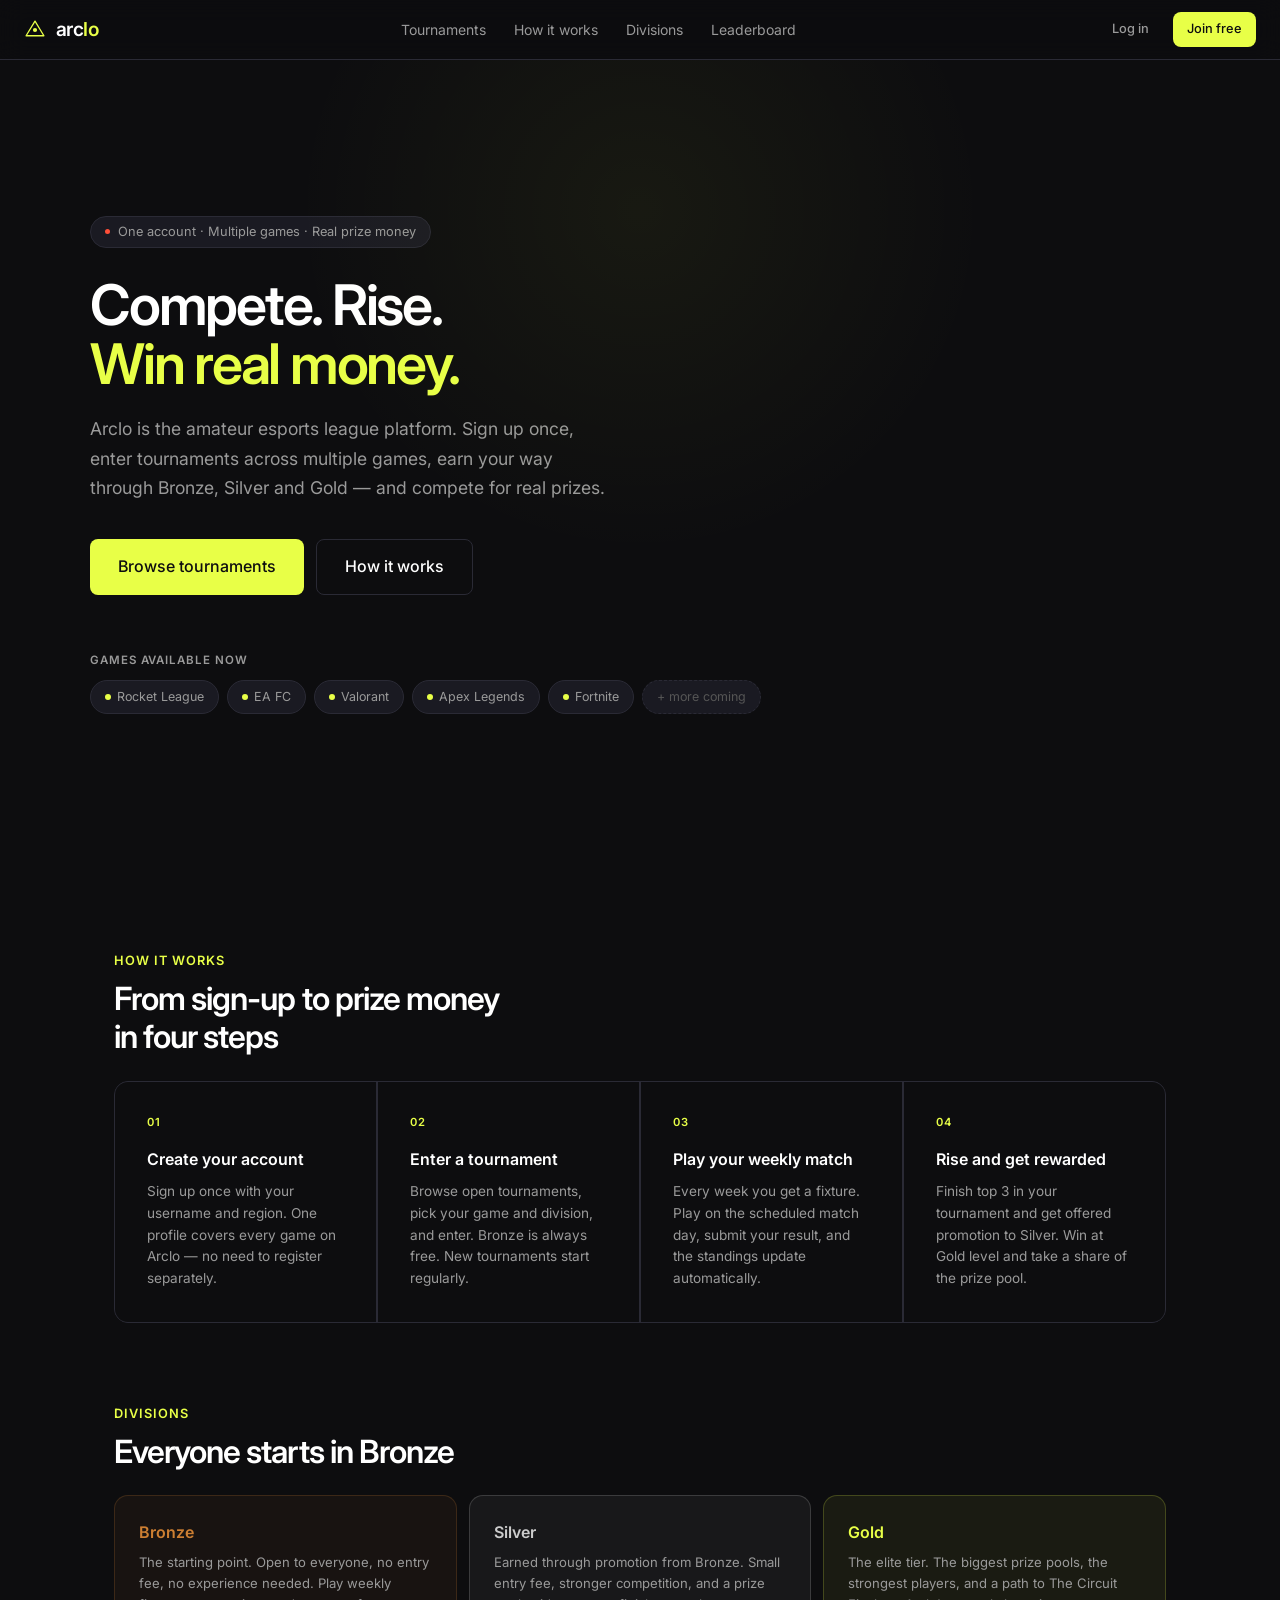
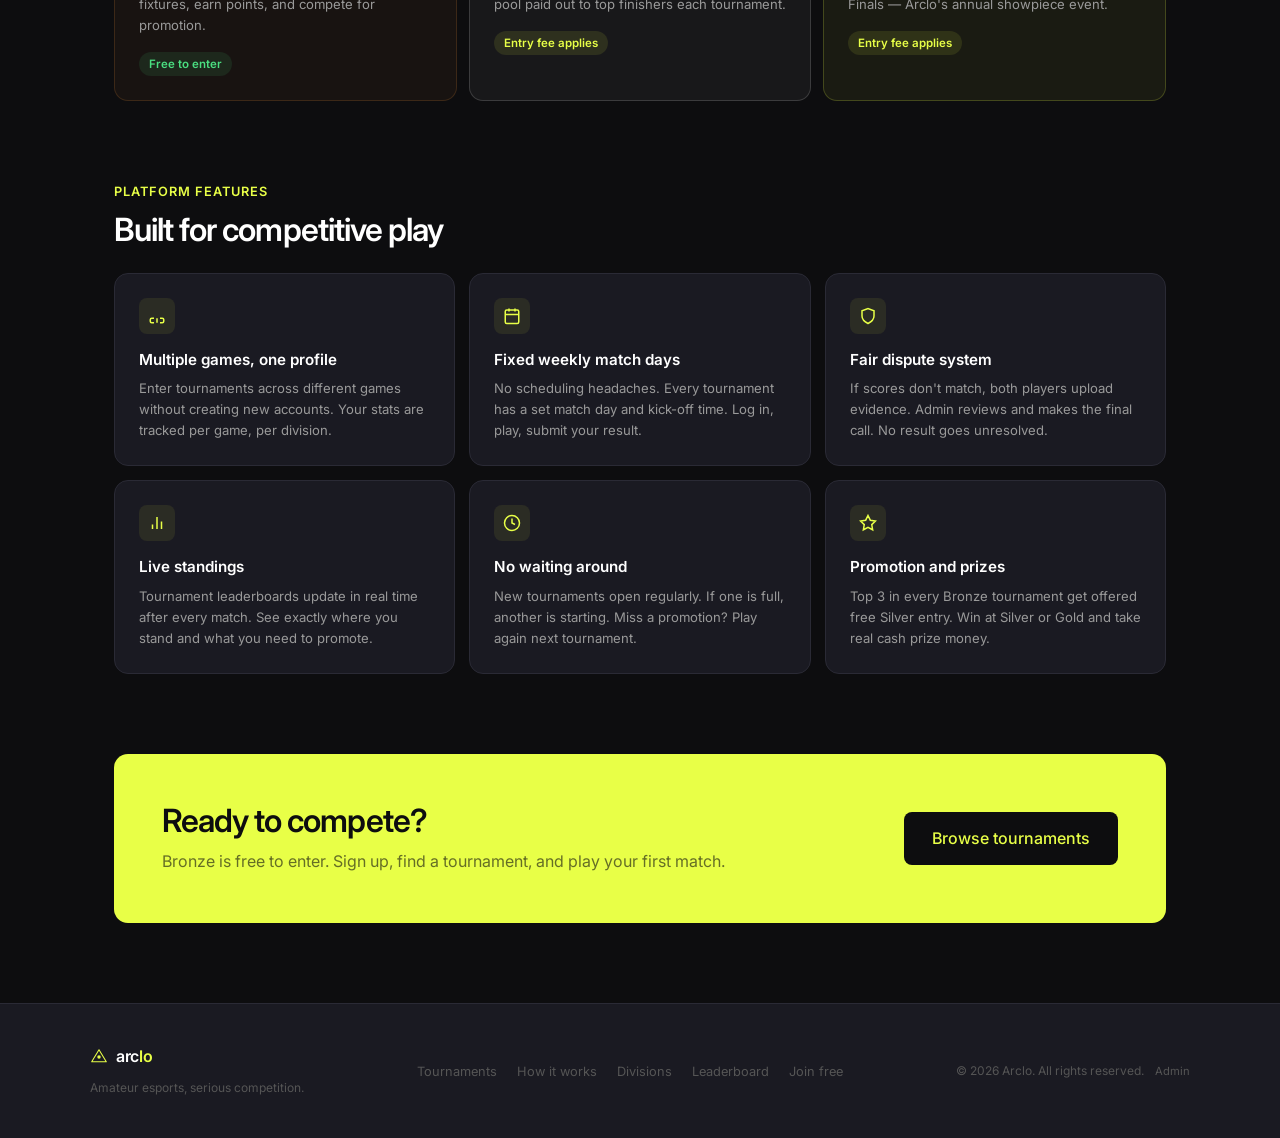
<file: index.html>
<!DOCTYPE html>
<html lang="en">
<head>
  <meta charset="UTF-8">
  <meta name="viewport" content="width=device-width, initial-scale=1.0">
  <title>Arclo — Amateur esports. Real prizes.</title>
  <meta name="description" content="One account. Multiple games. Compete in weekly tournaments, earn your way up the divisions, and win real prize money.">
  <link rel="preconnect" href="https://fonts.googleapis.com">
  <link href="https://fonts.googleapis.com/css2?family=Inter:wght@400;500;600&display=swap" rel="stylesheet">
  <link rel="stylesheet" href="css/style.css">
  <style>
    .hero { min-height: 90vh; display: flex; flex-direction: column; justify-content: center; padding: 80px 24px; position: relative; overflow: hidden; }
    .hero::before { content: ''; position: absolute; top: -200px; left: 50%; transform: translateX(-50%); width: 700px; height: 700px; border-radius: 50%; background: radial-gradient(circle, rgba(232,255,71,0.05) 0%, transparent 70%); pointer-events: none; }
    .hero-inner { max-width: 1100px; margin: 0 auto; width: 100%; }
    .hero-eyebrow { display: inline-flex; align-items: center; gap: 8px; background: var(--slate); border: 0.5px solid var(--slate-light); border-radius: 999px; padding: 5px 14px; margin-bottom: 28px; font-size: 0.8rem; color: var(--gray); }
    .hero h1 { color: #fff; margin-bottom: 20px; max-width: 680px; }
    .hero h1 .volt { color: var(--volt); }
    .hero-sub { font-size: 1.1rem; max-width: 520px; margin-bottom: 36px; color: var(--gray); line-height: 1.7; }
    .hero-btns { display: flex; gap: 12px; flex-wrap: wrap; margin-bottom: 56px; }
    .games-strip { display: flex; gap: 8px; flex-wrap: wrap; }
    .game-pill { display: inline-flex; align-items: center; gap: 6px; background: var(--slate); border: 0.5px solid var(--slate-light); border-radius: 999px; padding: 6px 14px; font-size: 0.78rem; color: var(--gray); }
    .game-pill-dot { width: 6px; height: 6px; border-radius: 50%; background: var(--volt); }
    .how-grid { display: grid; grid-template-columns: repeat(4, minmax(0,1fr)); gap: 2px; background: var(--slate-light); border: 0.5px solid var(--slate-light); border-radius: var(--radius-lg); overflow: hidden; }
    .how-item { background: var(--midnight); padding: 2rem; }
    .how-num { font-size: 0.7rem; font-weight: 600; color: var(--volt); letter-spacing: 0.1em; margin-bottom: 16px; }
    .how-title { font-size: 1rem; font-weight: 600; color: #fff; margin-bottom: 8px; }
    .how-desc { font-size: 0.85rem; color: var(--gray); line-height: 1.6; }
    .division-grid { display: grid; grid-template-columns: repeat(3, minmax(0,1fr)); gap: 12px; }
    .division-card { border-radius: var(--radius-lg); padding: 1.5rem; border: 0.5px solid var(--slate-light); }
    .division-card.bronze { background: rgba(205,127,50,0.06); border-color: rgba(205,127,50,0.2); }
    .division-card.silver { background: rgba(200,200,200,0.06); border-color: rgba(200,200,200,0.2); }
    .division-card.gold { background: rgba(232,255,71,0.06); border-color: rgba(232,255,71,0.2); }
    .division-name { font-size: 1rem; font-weight: 600; margin-bottom: 6px; }
    .division-name.bronze { color: #cd7f32; }
    .division-name.silver { color: #ccc; }
    .division-name.gold { color: var(--volt); }
    .division-desc { font-size: 0.82rem; color: var(--gray); line-height: 1.6; margin-bottom: 14px; }
    .division-entry { font-size: 0.72rem; font-weight: 600; padding: 3px 10px; border-radius: 999px; display: inline-block; }
    .entry-free { background: rgba(74,222,128,0.1); color: #4ade80; }
    .entry-paid { background: rgba(232,255,71,0.1); color: var(--volt); }
    .feature-grid { display: grid; grid-template-columns: repeat(3, minmax(0,1fr)); gap: 14px; }
    .feature-card { background: var(--slate); border: 0.5px solid var(--slate-light); border-radius: var(--radius-lg); padding: 1.5rem; }
    .feature-icon { width: 36px; height: 36px; border-radius: var(--radius); background: rgba(232,255,71,0.08); display: flex; align-items: center; justify-content: center; margin-bottom: 14px; }
    .feature-title { font-size: 0.95rem; font-weight: 600; color: #fff; margin-bottom: 6px; }
    .feature-desc { font-size: 0.82rem; color: var(--gray); line-height: 1.6; }
    .cta-band { background: var(--volt); border-radius: var(--radius-lg); padding: 48px; display: flex; align-items: center; justify-content: space-between; gap: 24px; flex-wrap: wrap; }
    .cta-band h2 { color: var(--midnight); }
    .cta-band p { color: rgba(13,13,15,0.6); }
    .btn-dark { background: var(--midnight); color: var(--volt); }
    .btn-dark:hover { background: #111; }
    @media (max-width: 768px) {
      .hero { min-height: auto; padding: 60px 24px; }
      .how-grid, .division-grid, .feature-grid { grid-template-columns: 1fr; }
      .cta-band { padding: 32px 24px; }
    }
  </style>
</head>
<body>

<nav>
  <div class="nav-logo">
    <div class="nav-logo-mark">
      <svg width="22" height="22" viewBox="0 0 42 42" fill="none">
        <polygon points="21,4 38,32 4,32" fill="none" stroke="#e8ff47" stroke-width="2.5" stroke-linejoin="round"/>
        <circle cx="21" cy="21" r="4" fill="#e8ff47"/>
      </svg>
    </div>
    <span class="nav-logo-text">arc<span>lo</span></span>
  </div>
  <ul class="nav-links">
    <li><a href="pages/tournaments.html">Tournaments</a></li>
    <li><a href="#how">How it works</a></li>
    <li><a href="#divisions">Divisions</a></li>
    <li><a href="pages/leaderboard.html">Leaderboard</a></li>
  </ul>
  <div class="nav-actions">
    <a href="pages/login.html" class="btn btn-ghost btn-sm">Log in</a>
    <a href="pages/signup.html" class="btn btn-primary btn-sm">Join free</a>
  </div>
</nav>

<section class="hero">
  <div class="hero-inner">
    <div class="hero-eyebrow">
      <div class="live-dot"></div>
      One account · Multiple games · Real prize money
    </div>
    <h1>Compete. Rise.<br><span class="volt">Win real money.</span></h1>
    <p class="hero-sub">Arclo is the amateur esports league platform. Sign up once, enter tournaments across multiple games, earn your way through Bronze, Silver and Gold — and compete for real prizes.</p>
    <div class="hero-btns">
      <a href="pages/tournaments.html" class="btn btn-primary btn-lg">Browse tournaments</a>
      <a href="#how" class="btn btn-secondary btn-lg">How it works</a>
    </div>
    <div>
      <p style="font-size:0.72rem;color:var(--gray);text-transform:uppercase;letter-spacing:0.08em;font-weight:600;margin-bottom:10px;">Games available now</p>
      <div class="games-strip">
        <span class="game-pill"><span class="game-pill-dot"></span>Rocket League</span>
        <span class="game-pill"><span class="game-pill-dot"></span>EA FC</span>
        <span class="game-pill"><span class="game-pill-dot"></span>Valorant</span>
        <span class="game-pill"><span class="game-pill-dot"></span>Apex Legends</span>
        <span class="game-pill"><span class="game-pill-dot"></span>Fortnite</span>
        <span class="game-pill" style="color:var(--gray-dim);border-style:dashed;">+ more coming</span>
      </div>
    </div>
  </div>
</section>

<section class="section" id="how">
  <div class="container">
    <p class="text-volt mb-1" style="font-size:0.8rem;font-weight:600;letter-spacing:0.08em;text-transform:uppercase;">How it works</p>
    <h2 style="color:#fff;" class="mb-3">From sign-up to prize money<br>in four steps</h2>
    <div class="how-grid">
      <div class="how-item">
        <div class="how-num">01</div>
        <div class="how-title">Create your account</div>
        <p class="how-desc">Sign up once with your username and region. One profile covers every game on Arclo — no need to register separately.</p>
      </div>
      <div class="how-item">
        <div class="how-num">02</div>
        <div class="how-title">Enter a tournament</div>
        <p class="how-desc">Browse open tournaments, pick your game and division, and enter. Bronze is always free. New tournaments start regularly.</p>
      </div>
      <div class="how-item">
        <div class="how-num">03</div>
        <div class="how-title">Play your weekly match</div>
        <p class="how-desc">Every week you get a fixture. Play on the scheduled match day, submit your result, and the standings update automatically.</p>
      </div>
      <div class="how-item">
        <div class="how-num">04</div>
        <div class="how-title">Rise and get rewarded</div>
        <p class="how-desc">Finish top 3 in your tournament and get offered promotion to Silver. Win at Gold level and take a share of the prize pool.</p>
      </div>
    </div>
  </div>
</section>

<section class="section" id="divisions" style="padding-top:0;">
  <div class="container">
    <p class="text-volt mb-1" style="font-size:0.8rem;font-weight:600;letter-spacing:0.08em;text-transform:uppercase;">Divisions</p>
    <h2 style="color:#fff;" class="mb-3">Everyone starts in Bronze</h2>
    <div class="division-grid">
      <div class="division-card bronze">
        <div class="division-name bronze">Bronze</div>
        <p class="division-desc">The starting point. Open to everyone, no entry fee, no experience needed. Play weekly fixtures, earn points, and compete for promotion.</p>
        <span class="division-entry entry-free">Free to enter</span>
      </div>
      <div class="division-card silver">
        <div class="division-name silver">Silver</div>
        <p class="division-desc">Earned through promotion from Bronze. Small entry fee, stronger competition, and a prize pool paid out to top finishers each tournament.</p>
        <span class="division-entry entry-paid">Entry fee applies</span>
      </div>
      <div class="division-card gold">
        <div class="division-name gold">Gold</div>
        <p class="division-desc">The elite tier. The biggest prize pools, the strongest players, and a path to The Circuit Finals — Arclo's annual showpiece event.</p>
        <span class="division-entry entry-paid">Entry fee applies</span>
      </div>
    </div>
  </div>
</section>

<section class="section" style="padding-top:0;">
  <div class="container">
    <p class="text-volt mb-1" style="font-size:0.8rem;font-weight:600;letter-spacing:0.08em;text-transform:uppercase;">Platform features</p>
    <h2 style="color:#fff;" class="mb-3">Built for competitive play</h2>
    <div class="feature-grid">
      <div class="feature-card">
        <div class="feature-icon">
          <svg width="18" height="18" viewBox="0 0 24 24" fill="none" stroke="#e8ff47" stroke-width="2"><path d="M8 21H5a2 2 0 0 1-2-2v-2a2 2 0 0 1 2-2h3"/><path d="M16 21h3a2 2 0 0 0 2-2v-2a2 2 0 0 0-2-2h-3"/><path d="M12 21v-6"/></svg>
        </div>
        <div class="feature-title">Multiple games, one profile</div>
        <p class="feature-desc">Enter tournaments across different games without creating new accounts. Your stats are tracked per game, per division.</p>
      </div>
      <div class="feature-card">
        <div class="feature-icon">
          <svg width="18" height="18" viewBox="0 0 24 24" fill="none" stroke="#e8ff47" stroke-width="2"><rect x="3" y="4" width="18" height="18" rx="2"/><line x1="16" y1="2" x2="16" y2="6"/><line x1="8" y1="2" x2="8" y2="6"/><line x1="3" y1="10" x2="21" y2="10"/></svg>
        </div>
        <div class="feature-title">Fixed weekly match days</div>
        <p class="feature-desc">No scheduling headaches. Every tournament has a set match day and kick-off time. Log in, play, submit your result.</p>
      </div>
      <div class="feature-card">
        <div class="feature-icon">
          <svg width="18" height="18" viewBox="0 0 24 24" fill="none" stroke="#e8ff47" stroke-width="2"><path d="M12 22s8-4 8-10V5l-8-3-8 3v7c0 6 8 10 8 10z"/></svg>
        </div>
        <div class="feature-title">Fair dispute system</div>
        <p class="feature-desc">If scores don't match, both players upload evidence. Admin reviews and makes the final call. No result goes unresolved.</p>
      </div>
      <div class="feature-card">
        <div class="feature-icon">
          <svg width="18" height="18" viewBox="0 0 24 24" fill="none" stroke="#e8ff47" stroke-width="2"><line x1="18" y1="20" x2="18" y2="10"/><line x1="12" y1="20" x2="12" y2="4"/><line x1="6" y1="20" x2="6" y2="14"/></svg>
        </div>
        <div class="feature-title">Live standings</div>
        <p class="feature-desc">Tournament leaderboards update in real time after every match. See exactly where you stand and what you need to promote.</p>
      </div>
      <div class="feature-card">
        <div class="feature-icon">
          <svg width="18" height="18" viewBox="0 0 24 24" fill="none" stroke="#e8ff47" stroke-width="2"><circle cx="12" cy="12" r="10"/><polyline points="12 6 12 12 16 14"/></svg>
        </div>
        <div class="feature-title">No waiting around</div>
        <p class="feature-desc">New tournaments open regularly. If one is full, another is starting. Miss a promotion? Play again next tournament.</p>
      </div>
      <div class="feature-card">
        <div class="feature-icon">
          <svg width="18" height="18" viewBox="0 0 24 24" fill="none" stroke="#e8ff47" stroke-width="2"><polygon points="12 2 15.09 8.26 22 9.27 17 14.14 18.18 21.02 12 17.77 5.82 21.02 7 14.14 2 9.27 8.91 8.26 12 2"/></svg>
        </div>
        <div class="feature-title">Promotion and prizes</div>
        <p class="feature-desc">Top 3 in every Bronze tournament get offered free Silver entry. Win at Silver or Gold and take real cash prize money.</p>
      </div>
    </div>
  </div>
</section>

<section class="section" style="padding-top:0;">
  <div class="container">
    <div class="cta-band">
      <div>
        <h2>Ready to compete?</h2>
        <p class="mt-1">Bronze is free to enter. Sign up, find a tournament, and play your first match.</p>
      </div>
      <a href="pages/tournaments.html" class="btn btn-dark btn-lg">Browse tournaments</a>
    </div>
  </div>
</section>

<footer>
  <div class="footer-inner">
    <div>
      <div style="display:flex;align-items:center;gap:8px;margin-bottom:8px;">
        <svg width="18" height="18" viewBox="0 0 42 42" fill="none"><polygon points="21,4 38,32 4,32" fill="none" stroke="#e8ff47" stroke-width="2.5" stroke-linejoin="round"/><circle cx="21" cy="21" r="4" fill="#e8ff47"/></svg>
        <span class="footer-logo-text">arc<span>lo</span></span>
      </div>
      <p class="footer-copy">Amateur esports, serious competition.</p>
    </div>
    <ul class="footer-links">
      <li><a href="pages/tournaments.html">Tournaments</a></li>
      <li><a href="#how">How it works</a></li>
      <li><a href="#divisions">Divisions</a></li>
      <li><a href="pages/leaderboard.html">Leaderboard</a></li>
      <li><a href="pages/signup.html">Join free</a></li>
    </ul>
    <p class="footer-copy">© 2026 Arclo. All rights reserved. <a href="admin/index.html" style="color:var(--gray-dim);font-size:0.7rem;margin-left:8px;">Admin</a></p>
  </div>
</footer>

</body>
</html>
</file>
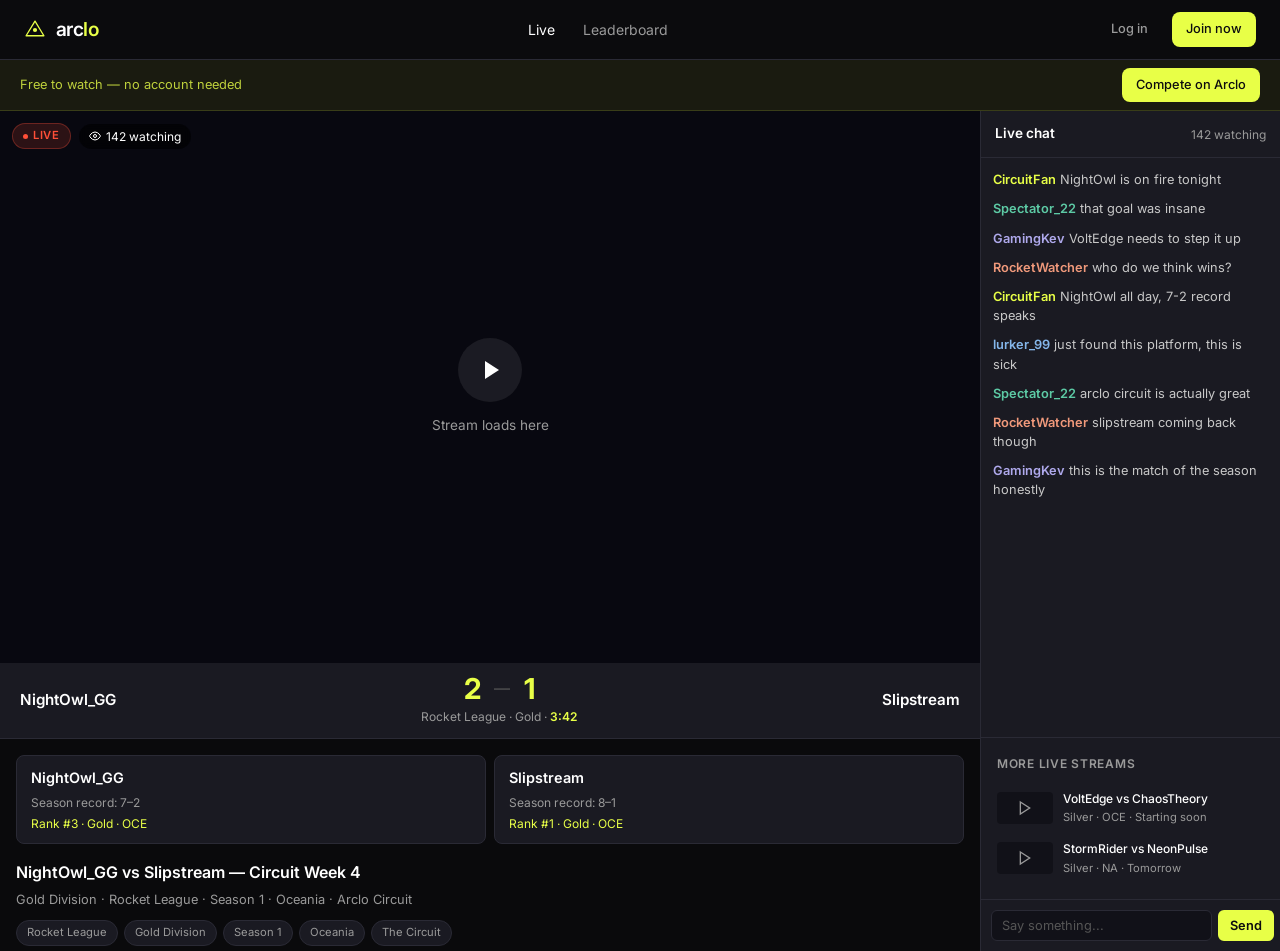
<file: pages/live.html>
<!DOCTYPE html>
<html lang="en">
<head>
  <meta charset="UTF-8">
  <meta name="viewport" content="width=device-width, initial-scale=1.0">
  <title>Live — NightOwl_GG vs Slipstream · Arclo</title>
  <link rel="preconnect" href="https://fonts.googleapis.com">
  <link href="https://fonts.googleapis.com/css2?family=Inter:wght@400;500;600&display=swap" rel="stylesheet">
  <link rel="stylesheet" href="../css/style.css">
  <style>
    body { background: #0a0a0c; }
    .stream-layout { display: grid; grid-template-columns: 1fr 300px; height: calc(100vh - 60px); overflow: hidden; }
    .stream-main { display: flex; flex-direction: column; overflow-y: auto; }
    .stream-video { background: #080810; position: relative; aspect-ratio: 16/9; width: 100%; display: flex; align-items: center; justify-content: center; flex-shrink: 0; }
    .stream-video-placeholder { text-align: center; }
    .stream-play-icon { width: 64px; height: 64px; border-radius: 50%; background: rgba(255,255,255,0.08); display: flex; align-items: center; justify-content: center; margin: 0 auto 12px; }
    .stream-play-icon svg { margin-left: 4px; }
    .stream-overlay { position: absolute; top: 12px; left: 12px; display: flex; gap: 8px; align-items: center; }
    .viewer-count { background: rgba(0,0,0,0.6); backdrop-filter: blur(4px); border-radius: 999px; padding: 3px 10px; font-size: 0.75rem; color: #fff; display: flex; align-items: center; gap: 5px; }
    .score-bar { background: var(--slate); border-bottom: 0.5px solid var(--slate-light); padding: 12px 20px; display: flex; align-items: center; justify-content: space-between; flex-shrink: 0; }
    .score-player { font-size: 0.95rem; font-weight: 600; color: #fff; }
    .score-center { text-align: center; }
    .score-nums { display: flex; align-items: center; gap: 14px; justify-content: center; }
    .score-num { font-size: 1.8rem; font-weight: 700; color: var(--volt); letter-spacing: -0.03em; line-height: 1; }
    .score-dash { color: var(--gray-dim); font-size: 1rem; }
    .score-meta { font-size: 0.75rem; color: var(--gray); margin-top: 3px; }
    .score-time { color: var(--volt); font-weight: 600; }
    .player-cards { display: grid; grid-template-columns: 1fr 1fr; gap: 8px; padding: 16px; flex-shrink: 0; }
    .player-card { background: var(--slate); border: 0.5px solid var(--slate-light); border-radius: var(--radius); padding: 10px 14px; }
    .player-card-name { font-size: 0.9rem; font-weight: 600; color: #fff; margin-bottom: 4px; }
    .player-card-stat { font-size: 0.75rem; color: var(--gray); }
    .player-card-rank { font-size: 0.75rem; color: var(--volt); margin-top: 2px; }
    .stream-meta { padding: 0 16px 16px; flex-shrink: 0; }
    .stream-title { font-size: 1rem; font-weight: 600; color: #fff; margin-bottom: 4px; }
    .stream-sub { font-size: 0.8rem; color: var(--gray); }
    .stream-tags { display: flex; gap: 6px; flex-wrap: wrap; margin-top: 10px; }
    .stream-tag { background: var(--slate); border: 0.5px solid var(--slate-light); border-radius: 999px; padding: 3px 10px; font-size: 0.7rem; color: var(--gray); }
    /* Chat */
    .chat-panel { background: var(--slate); border-left: 0.5px solid var(--slate-light); display: flex; flex-direction: column; height: 100%; }
    .chat-header { padding: 12px 14px; border-bottom: 0.5px solid var(--slate-light); display: flex; align-items: center; justify-content: space-between; flex-shrink: 0; }
    .chat-header-title { font-size: 0.85rem; font-weight: 600; color: #fff; }
    .chat-header-viewers { font-size: 0.75rem; color: var(--gray); }
    .chat-messages { flex: 1; overflow-y: auto; padding: 12px; display: flex; flex-direction: column; gap: 10px; }
    .chat-messages::-webkit-scrollbar { width: 4px; }
    .chat-messages::-webkit-scrollbar-track { background: transparent; }
    .chat-messages::-webkit-scrollbar-thumb { background: var(--slate-light); border-radius: 2px; }
    .chat-msg { font-size: 0.8rem; line-height: 1.5; }
    .chat-msg-user { font-weight: 600; margin-right: 4px; }
    .chat-msg-text { color: #c8c8c8; }
    .chat-input-area { padding: 10px; border-top: 0.5px solid var(--slate-light); display: flex; gap: 6px; flex-shrink: 0; }
    .chat-input { flex: 1; background: #111118; border: 0.5px solid var(--slate-light); border-radius: 6px; padding: 7px 10px; font-size: 0.8rem; color: #fff; outline: none; font-family: var(--font); }
    .chat-input::placeholder { color: var(--gray-dim); }
    .chat-input:focus { border-color: rgba(232,255,71,0.3); }
    .chat-send { background: var(--volt); color: var(--midnight); border: none; border-radius: 6px; padding: 0 12px; font-size: 0.8rem; font-weight: 600; cursor: pointer; }
    /* More streams sidebar */
    .more-streams { padding: 16px; flex-shrink: 0; border-top: 0.5px solid var(--slate-light); }
    .more-title { font-size: 0.75rem; font-weight: 600; color: var(--gray); text-transform: uppercase; letter-spacing: 0.06em; margin-bottom: 10px; }
    .more-item { display: flex; align-items: center; gap: 10px; padding: 6px 0; cursor: pointer; }
    .more-item-thumb { width: 56px; height: 32px; background: #111118; border-radius: 4px; flex-shrink: 0; display: flex; align-items: center; justify-content: center; }
    .more-item-title { font-size: 0.75rem; color: #fff; font-weight: 500; }
    .more-item-sub { font-size: 0.7rem; color: var(--gray); margin-top: 1px; }
    /* No account needed bar */
    .no-account-bar { background: rgba(232,255,71,0.07); border-bottom: 0.5px solid rgba(232,255,71,0.15); padding: 8px 20px; display: flex; align-items: center; justify-content: space-between; }
    .no-account-text { font-size: 0.8rem; color: rgba(232,255,71,0.8); }
    @media (max-width: 768px) {
      .stream-layout { grid-template-columns: 1fr; }
      .chat-panel { height: 400px; }
    }
  </style>
</head>
<body>

<nav>
  <div class="nav-logo">
    <a href="../index.html" style="display:flex;align-items:center;gap:10px;">
      <svg width="22" height="22" viewBox="0 0 42 42" fill="none"><polygon points="21,4 38,32 4,32" fill="none" stroke="#e8ff47" stroke-width="2.5" stroke-linejoin="round"/><circle cx="21" cy="21" r="4" fill="#e8ff47"/></svg>
      <span class="nav-logo-text">arc<span>lo</span></span>
    </a>
  </div>
  <ul class="nav-links">
    
    <li><a href="live.html" style="color:#fff;">Live</a></li>
    <li><a href="leaderboard.html">Leaderboard</a></li>
  </ul>
  <div id="nav-actions" class="nav-actions">
    <a href="login.html" class="btn btn-ghost btn-sm">Log in</a>
    <a href="signup.html" class="btn btn-primary btn-sm">Join now</a>
  </div>
</nav>

<div class="no-account-bar">
  <span class="no-account-text">Free to watch — no account needed</span>
  <a href="signup.html" class="btn btn-primary btn-sm">Compete on Arclo</a>
</div>

<div class="stream-layout">

  <div class="stream-main">
    <div class="stream-video">
      <div class="stream-overlay">
        <span class="live-badge"><span class="live-dot"></span>Live</span>
        <span class="viewer-count">
          <svg width="12" height="12" viewBox="0 0 24 24" fill="none" stroke="currentColor" stroke-width="2"><path d="M1 12s4-8 11-8 11 8 11 8-4 8-11 8-11-8-11-8z"/><circle cx="12" cy="12" r="3"/></svg>
          142 watching
        </span>
      </div>
      <div class="stream-video-placeholder">
        <div class="stream-play-icon">
          <svg width="24" height="24" viewBox="0 0 24 24" fill="#fff"><polygon points="5,3 19,12 5,21"/></svg>
        </div>
        <p style="color:var(--gray);font-size:0.85rem;">Stream loads here</p>
      </div>
    </div>

    <div class="score-bar">
      <span class="score-player">NightOwl_GG</span>
      <div class="score-center">
        <div class="score-nums">
          <span class="score-num">2</span>
          <span class="score-dash">—</span>
          <span class="score-num">1</span>
        </div>
        <div class="score-meta">Rocket League · Gold · <span class="score-time">3:42</span></div>
      </div>
      <span class="score-player">Slipstream</span>
    </div>

    <div class="player-cards">
      <div class="player-card">
        <div class="player-card-name">NightOwl_GG</div>
        <div class="player-card-stat">Season record: 7–2</div>
        <div class="player-card-rank">Rank #3 · Gold · OCE</div>
      </div>
      <div class="player-card">
        <div class="player-card-name">Slipstream</div>
        <div class="player-card-stat">Season record: 8–1</div>
        <div class="player-card-rank">Rank #1 · Gold · OCE</div>
      </div>
    </div>

    <div class="stream-meta">
      <div class="stream-title">NightOwl_GG vs Slipstream — Circuit Week 4</div>
      <div class="stream-sub">Gold Division · Rocket League · Season 1 · Oceania · Arclo Circuit</div>
      <div class="stream-tags">
        <span class="stream-tag">Rocket League</span>
        <span class="stream-tag">Gold Division</span>
        <span class="stream-tag">Season 1</span>
        <span class="stream-tag">Oceania</span>
        <span class="stream-tag">The Circuit</span>
      </div>
    </div>
  </div>

  <div class="chat-panel">
    <div class="chat-header">
      <span class="chat-header-title">Live chat</span>
      <span class="chat-header-viewers">142 watching</span>
    </div>
    <div class="chat-messages" id="chat-messages">
      <div class="chat-msg"><span class="chat-msg-user" style="color:#e8ff47;">CircuitFan</span><span class="chat-msg-text">NightOwl is on fire tonight</span></div>
      <div class="chat-msg"><span class="chat-msg-user" style="color:#5DCAA5;">Spectator_22</span><span class="chat-msg-text">that goal was insane</span></div>
      <div class="chat-msg"><span class="chat-msg-user" style="color:#AFA9EC;">GamingKev</span><span class="chat-msg-text">VoltEdge needs to step it up</span></div>
      <div class="chat-msg"><span class="chat-msg-user" style="color:#F0997B;">RocketWatcher</span><span class="chat-msg-text">who do we think wins?</span></div>
      <div class="chat-msg"><span class="chat-msg-user" style="color:#e8ff47;">CircuitFan</span><span class="chat-msg-text">NightOwl all day, 7-2 record speaks</span></div>
      <div class="chat-msg"><span class="chat-msg-user" style="color:#85B7EB;">lurker_99</span><span class="chat-msg-text">just found this platform, this is sick</span></div>
      <div class="chat-msg"><span class="chat-msg-user" style="color:#5DCAA5;">Spectator_22</span><span class="chat-msg-text">arclo circuit is actually great</span></div>
      <div class="chat-msg"><span class="chat-msg-user" style="color:#F0997B;">RocketWatcher</span><span class="chat-msg-text">slipstream coming back though</span></div>
      <div class="chat-msg"><span class="chat-msg-user" style="color:#AFA9EC;">GamingKev</span><span class="chat-msg-text">this is the match of the season honestly</span></div>
    </div>
    <div class="more-streams">
      <div class="more-title">More live streams</div>
      <div class="more-item">
        <div class="more-item-thumb">
          <svg width="16" height="16" viewBox="0 0 24 24" fill="none" stroke="var(--gray)" stroke-width="2"><polygon points="5,3 19,12 5,21"/></svg>
        </div>
        <div>
          <div class="more-item-title">VoltEdge vs ChaosTheory</div>
          <div class="more-item-sub">Silver · OCE · Starting soon</div>
        </div>
      </div>
      <div class="more-item">
        <div class="more-item-thumb">
          <svg width="16" height="16" viewBox="0 0 24 24" fill="none" stroke="var(--gray)" stroke-width="2"><polygon points="5,3 19,12 5,21"/></svg>
        </div>
        <div>
          <div class="more-item-title">StormRider vs NeonPulse</div>
          <div class="more-item-sub">Silver · NA · Tomorrow</div>
        </div>
      </div>
    </div>
    <div class="chat-input-area">
      <input class="chat-input" type="text" id="chat-input" placeholder="Say something..." maxlength="200">
      <button class="chat-send" onclick="sendMessage()">Send</button>
    </div>
  </div>

</div>

<script>
  const colors = ['#e8ff47','#5DCAA5','#AFA9EC','#F0997B','#85B7EB','#F4C0D1','#9FE1CB'];
  function sendMessage() {
    const input = document.getElementById('chat-input');
    const msg = input.value.trim();
    if (!msg) return;
    const messages = document.getElementById('chat-messages');
    const div = document.createElement('div');
    div.className = 'chat-msg';
    const color = colors[Math.floor(Math.random() * colors.length)];
    div.innerHTML = `<span class="chat-msg-user" style="color:${color};">You</span><span class="chat-msg-text">${msg.replace(/</g,'&lt;')}</span>`;
    messages.appendChild(div);
    messages.scrollTop = messages.scrollHeight;
    input.value = '';
  }
  document.getElementById('chat-input').addEventListener('keydown', e => { if (e.key === 'Enter') sendMessage(); });
</script>

</body>
</html>
</file>
<file: css/style.css>
/* Arclo — global styles */
*, *::before, *::after { box-sizing: border-box; margin: 0; padding: 0; }

:root {
  --midnight: #0d0d0f;
  --slate: #1a1a22;
  --slate-light: #2a2a35;
  --volt: #e8ff47;
  --ignite: #ff4f38;
  --offwhite: #f5f5f0;
  --gray: #9a9a9a;
  --gray-dim: #555;
  --font: 'Inter', system-ui, sans-serif;
  --radius: 8px;
  --radius-lg: 14px;
}

html { scroll-behavior: smooth; }

body {
  font-family: var(--font);
  background: var(--midnight);
  color: var(--offwhite);
  line-height: 1.6;
  font-size: 16px;
  -webkit-font-smoothing: antialiased;
}

a { color: inherit; text-decoration: none; }
img { display: block; max-width: 100%; }
button { font-family: var(--font); cursor: pointer; }

/* Typography */
h1 { font-size: clamp(2rem, 5vw, 3.5rem); font-weight: 600; letter-spacing: -0.04em; line-height: 1.05; }
h2 { font-size: clamp(1.4rem, 3vw, 2rem); font-weight: 600; letter-spacing: -0.03em; line-height: 1.2; }
h3 { font-size: 1.1rem; font-weight: 600; letter-spacing: -0.02em; }
p { color: var(--gray); line-height: 1.7; }

/* Layout */
.container { max-width: 1100px; margin: 0 auto; padding: 0 24px; }
.section { padding: 80px 0; }

/* Nav */
nav {
  position: sticky; top: 0; z-index: 100;
  background: rgba(13,13,15,0.92);
  backdrop-filter: blur(12px);
  border-bottom: 0.5px solid var(--slate-light);
  padding: 0 24px; height: 60px;
  display: flex; align-items: center; justify-content: space-between;
}
.nav-logo { display: flex; align-items: center; gap: 10px; }
.nav-logo-mark svg { display: block; }
.nav-logo-text { font-size: 1.2rem; font-weight: 600; letter-spacing: -0.03em; color: #fff; }
.nav-logo-text span { color: var(--volt); }
.nav-links { display: flex; gap: 28px; list-style: none; }
.nav-links a { font-size: 0.875rem; color: var(--gray); transition: color 0.15s; }
.nav-links a:hover { color: #fff; }
.nav-actions { display: flex; gap: 10px; align-items: center; }

/* Buttons */
.btn {
  display: inline-flex; align-items: center; gap: 6px;
  padding: 10px 20px; border-radius: var(--radius);
  font-size: 0.875rem; font-weight: 500;
  border: none; transition: all 0.15s; white-space: nowrap;
}
.btn-primary { background: var(--volt); color: var(--midnight); }
.btn-primary:hover { background: #d4eb3f; }
.btn-secondary { background: transparent; color: #fff; border: 0.5px solid var(--slate-light); }
.btn-secondary:hover { background: var(--slate); }
.btn-ghost { background: transparent; color: var(--gray); border: none; padding: 10px 14px; }
.btn-ghost:hover { color: #fff; }
.btn-sm { padding: 7px 14px; font-size: 0.8rem; }
.btn-lg { padding: 14px 28px; font-size: 1rem; }

/* Cards */
.card {
  background: var(--slate);
  border: 0.5px solid var(--slate-light);
  border-radius: var(--radius-lg);
  padding: 1.25rem 1.5rem;
}

/* Live badge */
.live-badge {
  display: inline-flex; align-items: center; gap: 5px;
  background: rgba(255,79,56,0.15);
  border: 0.5px solid rgba(255,79,56,0.3);
  border-radius: 999px; padding: 3px 10px;
  font-size: 0.7rem; font-weight: 600; color: var(--ignite);
  text-transform: uppercase; letter-spacing: 0.06em;
}
.live-dot {
  width: 5px; height: 5px; border-radius: 50%;
  background: var(--ignite);
  animation: pulse 1.5s ease-in-out infinite;
}
@keyframes pulse { 0%,100%{opacity:1} 50%{opacity:0.4} }

/* Division badge */
.div-badge {
  display: inline-block; padding: 3px 10px;
  border-radius: 999px; font-size: 0.7rem; font-weight: 600;
  letter-spacing: 0.05em;
}
.div-gold { background: rgba(232,255,71,0.12); color: var(--volt); border: 0.5px solid rgba(232,255,71,0.25); }
.div-silver { background: rgba(200,200,200,0.1); color: #ccc; border: 0.5px solid rgba(200,200,200,0.2); }
.div-bronze { background: rgba(205,127,50,0.12); color: #cd7f32; border: 0.5px solid rgba(205,127,50,0.25); }

/* Win/loss */
.result-win { color: #4ade80; font-size: 0.75rem; font-weight: 600; background: rgba(74,222,128,0.1); padding: 2px 8px; border-radius: 999px; }
.result-loss { color: #f87171; font-size: 0.75rem; font-weight: 600; background: rgba(248,113,113,0.1); padding: 2px 8px; border-radius: 999px; }

/* Footer */
footer {
  background: var(--slate);
  border-top: 0.5px solid var(--slate-light);
  padding: 40px 24px;
}
.footer-inner {
  max-width: 1100px; margin: 0 auto;
  display: flex; justify-content: space-between; align-items: center;
  flex-wrap: wrap; gap: 16px;
}
.footer-logo-text { font-size: 1rem; font-weight: 600; letter-spacing: -0.02em; color: #fff; }
.footer-logo-text span { color: var(--volt); }
.footer-links { display: flex; gap: 20px; list-style: none; }
.footer-links a { font-size: 0.8rem; color: var(--gray-dim); }
.footer-links a:hover { color: var(--gray); }
.footer-copy { font-size: 0.75rem; color: var(--gray-dim); }

/* Utility */
.text-volt { color: var(--volt); }
.text-gray { color: var(--gray); }
.text-muted { color: var(--gray-dim); }
.text-center { text-align: center; }
.mt-1 { margin-top: 0.5rem; }
.mt-2 { margin-top: 1rem; }
.mt-3 { margin-top: 1.5rem; }
.mt-4 { margin-top: 2rem; }
.mb-1 { margin-bottom: 0.5rem; }
.mb-2 { margin-bottom: 1rem; }
.mb-3 { margin-bottom: 1.5rem; }
.divider { border: none; border-top: 0.5px solid var(--slate-light); margin: 2rem 0; }

/* Grid helpers */
.grid-2 { display: grid; grid-template-columns: repeat(2, minmax(0,1fr)); gap: 16px; }
.grid-3 { display: grid; grid-template-columns: repeat(3, minmax(0,1fr)); gap: 16px; }
.grid-4 { display: grid; grid-template-columns: repeat(4, minmax(0,1fr)); gap: 16px; }

/* Responsive */
@media (max-width: 768px) {
  .nav-links { display: none; }
  .grid-2, .grid-3, .grid-4 { grid-template-columns: 1fr; }
  .section { padding: 48px 0; }
}

@media (prefers-reduced-motion: reduce) {
  *, *::before, *::after { animation-duration: 0.01ms !important; transition-duration: 0.01ms !important; }
}
</file>
